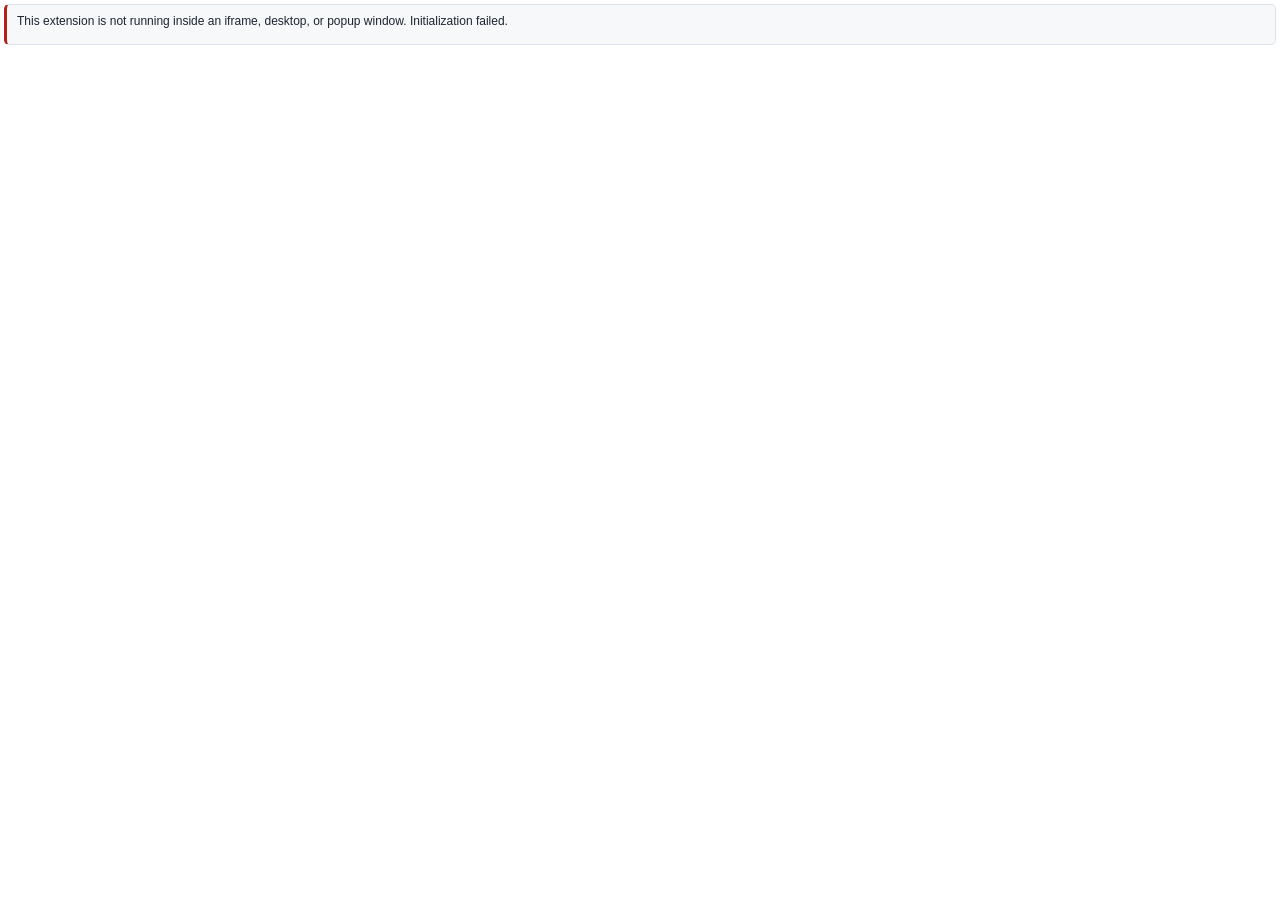
<file: index.html>
<!DOCTYPE html>
<html lang="en">
<head>
  <meta charset="utf-8">
  <meta name="viewport" content="width=device-width, initial-scale=1">
  <title>Date Range Picker</title>
  <link rel="stylesheet" href="css/styles.css">
</head>
<body>
  <!--
    Everything the dashboard zone holds. The bar is also the readout of the
    active range, so the range stays on screen without a separate worksheet.
    The calendar opens in a Tableau dialog; see picker.html.
  -->
  <div class="drp-bar" id="bar">
    <!-- Above the row, so it stays on top whether or not the row stacks. -->
    <span class="drp-bar__title" id="barTitle"></span>

    <div class="drp-bar__row" id="barRow">
      <select class="drp-bar__preset" id="barPreset" aria-label="Quick ranges"></select>

      <button class="drp-bar__open" type="button" id="barOpen">
        <span class="drp-bar__range" id="barRange">&mdash;</span>
      </button>

      <span class="drp-bar__status" id="barStatus"></span>
    </div>
  </div>

  <div class="drp-notice drp-notice--error" id="setupNotice" hidden>
    <p id="setupNoticeText"></p>
    <p><button class="drp-btn" type="button" id="setupConfigureBtn">Open configuration</button></p>
  </div>

  <script src="lib/tableau.extensions.1.latest.js"></script>
  <script src="js/dateutil.js"></script>
  <script src="js/presets.js"></script>
  <script src="js/barlayout.js"></script>
  <script src="js/tableau-bridge.js"></script>
  <script src="js/main.js"></script>
</body>
</html>
</file>
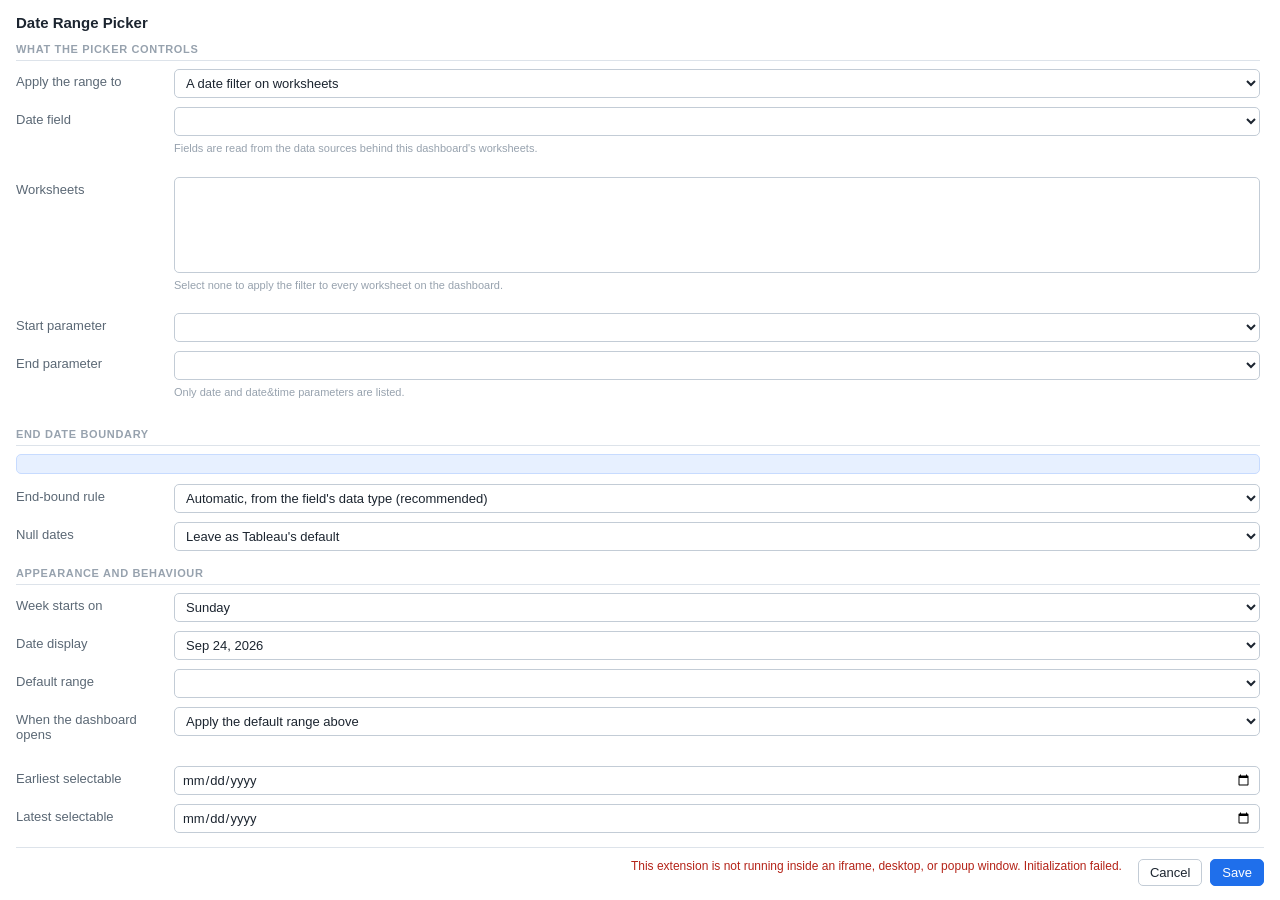
<file: configure.html>
<!DOCTYPE html>
<html lang="en">
<head>
  <meta charset="utf-8">
  <meta name="viewport" content="width=device-width, initial-scale=1">
  <title>Configure Date Range Picker</title>
  <link rel="stylesheet" href="css/styles.css">
</head>
<body>
  <div class="drp-dialog">
    <h1>Date Range Picker</h1>

    <div class="drp-dialog__scroll">

      <h2>What the picker controls</h2>

      <div class="drp-row">
        <label for="targetMode">Apply the range to</label>
        <select id="targetMode">
          <option value="filter">A date filter on worksheets</option>
          <option value="parameters">Two date parameters</option>
          <option value="both">Both a filter and parameters</option>
        </select>
      </div>

      <div class="drp-row" data-when="filter">
        <label for="fieldName">Date field</label>
        <select id="fieldName"></select>
        <p class="drp-hint" id="fieldHint">Fields are read from the data sources behind this dashboard's worksheets.</p>
      </div>

      <div class="drp-row" data-when="filter">
        <label for="worksheets">Worksheets</label>
        <select id="worksheets" multiple size="5"></select>
        <p class="drp-hint">Select none to apply the filter to every worksheet on the dashboard.</p>
      </div>

      <div class="drp-row" data-when="parameters">
        <label for="startParam">Start parameter</label>
        <select id="startParam"></select>
      </div>

      <div class="drp-row" data-when="parameters">
        <label for="endParam">End parameter</label>
        <select id="endParam"></select>
        <p class="drp-hint">Only date and date&amp;time parameters are listed.</p>
      </div>

      <h2>End date boundary</h2>

      <div class="drp-policy-callout" id="policyCallout"></div>

      <div class="drp-row">
        <label for="endPolicy">End-bound rule</label>
        <select id="endPolicy">
          <option value="auto">Automatic, from the field's data type (recommended)</option>
          <option value="midnight">End day at 00:00:00.000Z &mdash; pure date fields</option>
          <option value="endOfDay">End day at 23:59:59.999Z &mdash; date &amp; time fields</option>
        </select>
      </div>

      <div class="drp-row">
        <label for="nullOption">Null dates</label>
        <select id="nullOption">
          <option value="">Leave as Tableau's default</option>
          <option value="non-null">Exclude rows with a null date</option>
          <option value="all">Include rows with a null date</option>
        </select>
      </div>

      <h2>Appearance and behaviour</h2>

      <div class="drp-row">
        <label for="weekStart">Week starts on</label>
        <select id="weekStart">
          <option value="0">Sunday</option>
          <option value="1">Monday</option>
        </select>
      </div>

      <div class="drp-row">
        <label for="dateFormat">Date display</label>
        <select id="dateFormat">
          <option value="medium">Sep 24, 2026</option>
          <option value="long">September 24, 2026</option>
          <option value="iso">2026-09-24</option>
          <option value="us">9/24/2026</option>
          <option value="us-padded">09/24/2026</option>
          <option value="eu">24/09/2026</option>
        </select>
      </div>

      <div class="drp-row">
        <label for="defaultPreset">Default range</label>
        <select id="defaultPreset"></select>
      </div>

      <div class="drp-row">
        <label for="onLoad">When the dashboard opens</label>
        <select id="onLoad">
          <option value="default">Apply the default range above</option>
          <option value="last">Apply the range last used when the workbook was saved</option>
        </select>
        <p class="drp-hint" id="onLoadHint"></p>
      </div>

      <div class="drp-row">
        <label for="minDate">Earliest selectable</label>
        <input type="date" id="minDate">
      </div>

      <div class="drp-row">
        <label for="maxDate">Latest selectable</label>
        <input type="date" id="maxDate">
        <p class="drp-hint">Leave both blank for no limit.</p>
      </div>

      <div class="drp-row">
        <label for="accent">Accent colour</label>
        <input type="color" id="accent">
      </div>

      <div class="drp-row">
        <label class="drp-check"><input type="checkbox" id="showPresets"> Show the quick ranges dropdown on the dashboard bar</label>
        <label class="drp-check"><input type="checkbox" id="showDiagnostics"> Show the boundary diagnostics panel in the picker</label>
        <!-- Last in the group so it sits directly above the Title box it
             governs, rather than being separated from it by another option. -->
        <label class="drp-check"><input type="checkbox" id="showTitle"> Show a title above the dashboard bar</label>
      </div>

      <div class="drp-row">
        <label for="titleText">Title</label>
        <input type="text" id="titleText" maxlength="60">
        <p class="drp-hint">Leave blank to use the selected field name, so the title follows the field if you change it. The title needs about 18px of extra height in the dashboard zone.</p>
      </div>

    </div>

    <div class="drp-dialog__actions">
      <span class="drp-status" id="dialogStatus"></span>
      <span class="drp-footer__spacer"></span>
      <button class="drp-btn" type="button" id="cancelBtn">Cancel</button>
      <button class="drp-btn drp-btn--primary" type="button" id="saveBtn">Save</button>
    </div>
  </div>

  <script src="lib/tableau.extensions.1.latest.js"></script>
  <script src="js/dateutil.js"></script>
  <script src="js/presets.js"></script>
  <script src="js/tableau-bridge.js"></script>
  <script src="js/configure.js"></script>
</body>
</html>
</file>
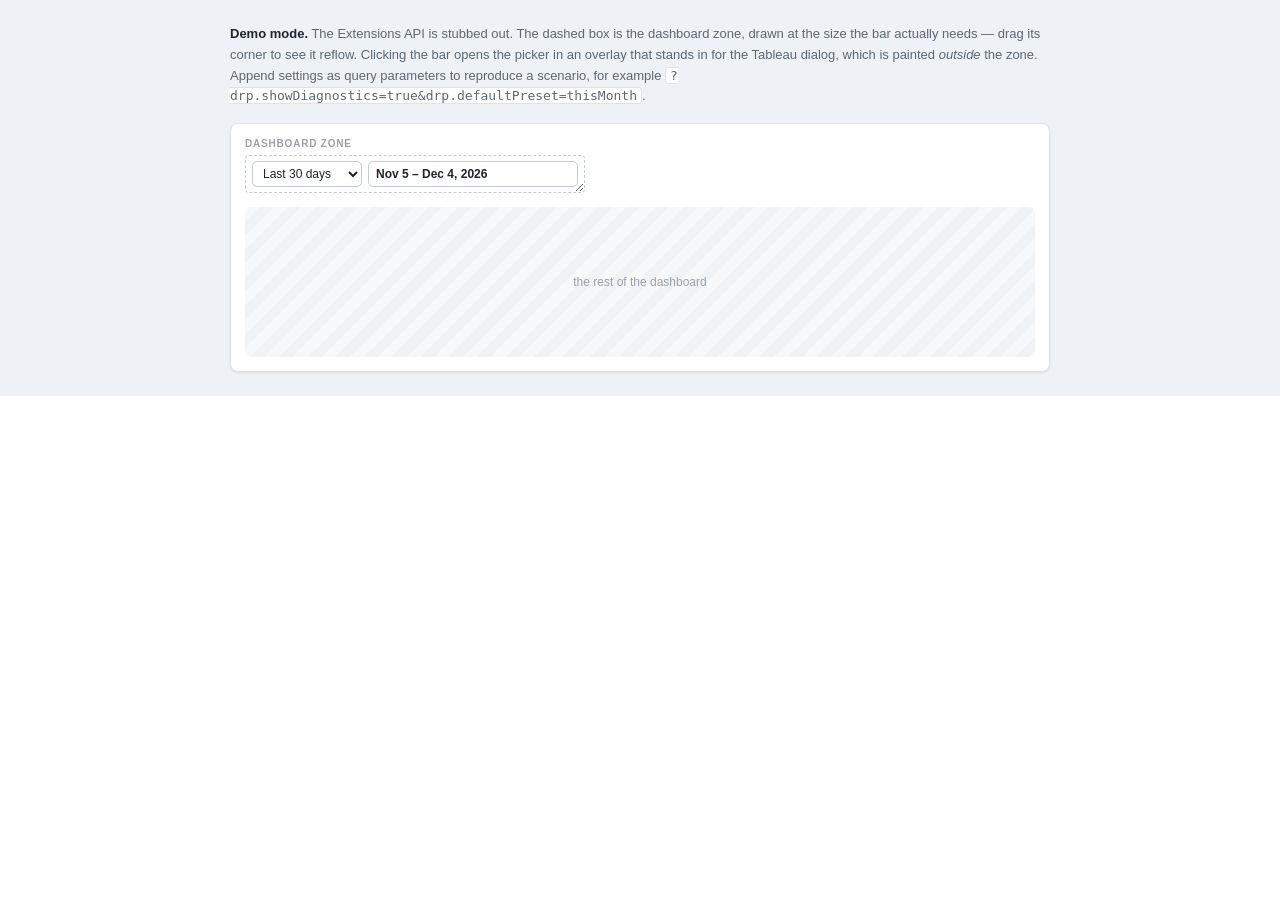
<file: demo.html>
<!DOCTYPE html>
<html lang="en">
<head>
  <meta charset="utf-8">
  <meta name="viewport" content="width=device-width, initial-scale=1">
  <title>Date Range Picker — demo</title>
  <link rel="stylesheet" href="css/styles.css">
  <style>
    body { background: #eef1f5; padding: 24px; height: auto; }
    .demo-note {
      max-width: 820px; margin: 0 auto 16px;
      font-family: var(--drp-font); font-size: 13px;
      color: var(--drp-ink-muted); line-height: 1.6;
    }
    .demo-note strong { color: var(--drp-ink); }
    .demo-note code {
      font-family: Consolas, Menlo, monospace; background: #fff;
      border: 1px solid var(--drp-border); border-radius: 3px; padding: 0 4px;
    }
    .demo-canvas {
      max-width: 820px; margin: 0 auto; background: #fff;
      border: 1px solid var(--drp-border); border-radius: 8px;
      box-shadow: 0 1px 3px rgba(16, 24, 40, 0.08); padding: 14px;
    }
    .demo-label {
      font-size: 10px; letter-spacing: 0.08em; text-transform: uppercase;
      color: var(--drp-ink-faint); font-weight: 600; margin-bottom: 6px;
      font-family: var(--drp-font);
    }
    /* The dashboard zone, at the size the bar actually needs. */
    .demo-zone {
      width: 340px; height: 38px; resize: both; overflow: hidden;
      border: 1px dashed var(--drp-border-strong); border-radius: 4px;
    }
    .demo-filler {
      margin-top: 14px; height: 150px; border-radius: 6px;
      background: repeating-linear-gradient(135deg, #f6f8fa, #f6f8fa 10px, #f0f3f6 10px, #f0f3f6 20px);
      display: flex; align-items: center; justify-content: center;
      color: var(--drp-ink-faint); font-family: var(--drp-font); font-size: 12px;
    }
    /* Stands in for the Tableau dialog, which is painted outside the zone. */
    .demo-overlay {
      position: fixed; inset: 0; background: rgba(16, 24, 40, 0.45);
      display: flex; align-items: center; justify-content: center; z-index: 50;
    }
    .demo-overlay[hidden] { display: none; }
    .demo-dialog {
      width: 540px; height: 318px; background: #fff; border-radius: 8px;
      box-shadow: 0 12px 32px rgba(16, 24, 40, 0.3); overflow: hidden;
    }
  </style>
</head>
<body>

  <p class="demo-note">
    <strong>Demo mode.</strong> The Extensions API is stubbed out. The dashed box is
    the dashboard zone, drawn at the size the bar actually needs &mdash; drag its
    corner to see it reflow. Clicking the bar opens the picker in an overlay that
    stands in for the Tableau dialog, which is painted <em>outside</em> the zone.
    Append settings as query parameters to reproduce a scenario, for example
    <code>?drp.showDiagnostics=true&amp;drp.defaultPreset=thisMonth</code>.
  </p>

  <div class="demo-canvas">
    <div class="demo-label">Dashboard zone</div>
    <div class="demo-zone">
      <div class="drp-bar" id="bar">
        <span class="drp-bar__title" id="barTitle"></span>
        <div class="drp-bar__row" id="barRow">
          <select class="drp-bar__preset" id="barPreset" aria-label="Quick ranges"></select>
          <button class="drp-bar__open" type="button" id="barOpen">
            <span class="drp-bar__range" id="barRange">&mdash;</span>
          </button>
          <span class="drp-bar__status" id="barStatus"></span>
        </div>
      </div>
    </div>

    <div class="drp-notice drp-notice--error" id="setupNotice" hidden>
      <p id="setupNoticeText"></p>
      <p><button class="drp-btn" type="button" id="setupConfigureBtn">Open configuration</button></p>
    </div>

    <div class="demo-filler">the rest of the dashboard</div>
  </div>

  <div class="demo-overlay" id="demoOverlay" hidden>
    <div class="demo-dialog"><div id="demoPicker"></div></div>
  </div>

  <script>
    window.DRP_DEMO = true;
    window.DRP_DEMO_SETTINGS = {
      'drp.detectedType': 'date-time',
      'drp.fieldName': 'Order Date',
      'drp.defaultPreset': 'last30'
    };

    // Any query parameter overrides a setting, so a scenario can be reproduced
    // from the address bar.
    new URLSearchParams(window.location.search).forEach(function (value, key) {
      window.DRP_DEMO_SETTINGS[key] = value;
    });

    /**
     * Stands in for Bridge.openPickerDialog. Resolves with the same JSON
     * payload shape the Tableau dialog returns, or '' when cancelled.
     */
    window.DRP_DEMO_OPEN = function (payload) {
      return new Promise(function (resolve) {
        var overlay = document.getElementById('demoOverlay');
        var host = document.getElementById('demoPicker');
        var raw = window.DRP_DEMO_SETTINGS;
        var incoming = JSON.parse(payload || '{}');
        var D = window.DRP.date;

        function finish(value) {
          overlay.hidden = true;
          host.innerHTML = '';
          resolve(value);
        }

        overlay.hidden = false;
        new window.DRP.Picker(host, {
          start: D.fromISO(incoming.start || ''),
          end: D.fromISO(incoming.end || ''),
          weekStart: raw['drp.weekStart'] === '1' ? 1 : 0,
          min: D.fromISO(raw['drp.minDate'] || ''),
          max: D.fromISO(raw['drp.maxDate'] || ''),
          dateFormat: raw['drp.dateFormat'] || 'medium',
          showPresets: raw['drp.showPresets'] !== 'false',
          diagnostics: raw['drp.showDiagnostics'] === 'true',
          endPolicy: raw['drp.endPolicy'] || 'auto',
          detectedType: raw['drp.detectedType'] || '',
          onCommit: function (range) {
            finish(JSON.stringify({
              start: D.toISO(range.start),
              end: D.toISO(range.end)
            }));
          },
          onCancel: function () { finish(''); }
        });
      });
    };
  </script>
  <script src="js/dateutil.js"></script>
  <script src="js/presets.js"></script>
  <script src="js/calendar.js"></script>
  <script src="js/picker.js"></script>
  <script src="js/barlayout.js"></script>
  <script src="js/tableau-bridge.js"></script>
  <script src="js/main.js"></script>
</body>
</html>
</file>
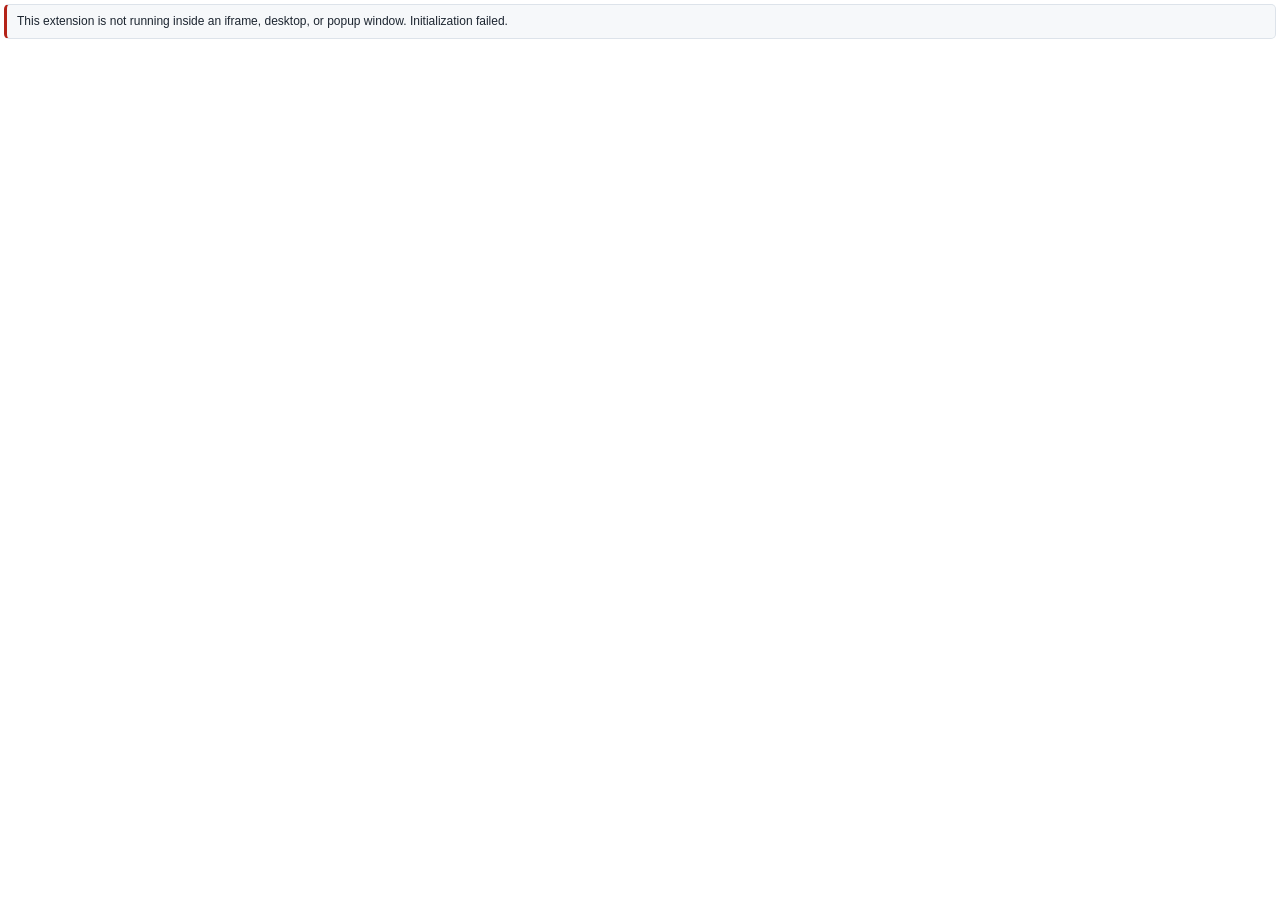
<file: picker.html>
<!DOCTYPE html>
<html lang="en">
<head>
  <meta charset="utf-8">
  <meta name="viewport" content="width=device-width, initial-scale=1">
  <title>Select a date range</title>
  <link rel="stylesheet" href="css/styles.css">
</head>
<body>
  <div id="picker"></div>
  <div class="drp-notice drp-notice--error" id="pickerError" hidden></div>

  <script src="lib/tableau.extensions.1.latest.js"></script>
  <script src="js/dateutil.js"></script>
  <script src="js/presets.js"></script>
  <script src="js/calendar.js"></script>
  <script src="js/picker.js"></script>
  <script src="js/tableau-bridge.js"></script>
  <script src="js/picker-dialog.js"></script>
</body>
</html>
</file>
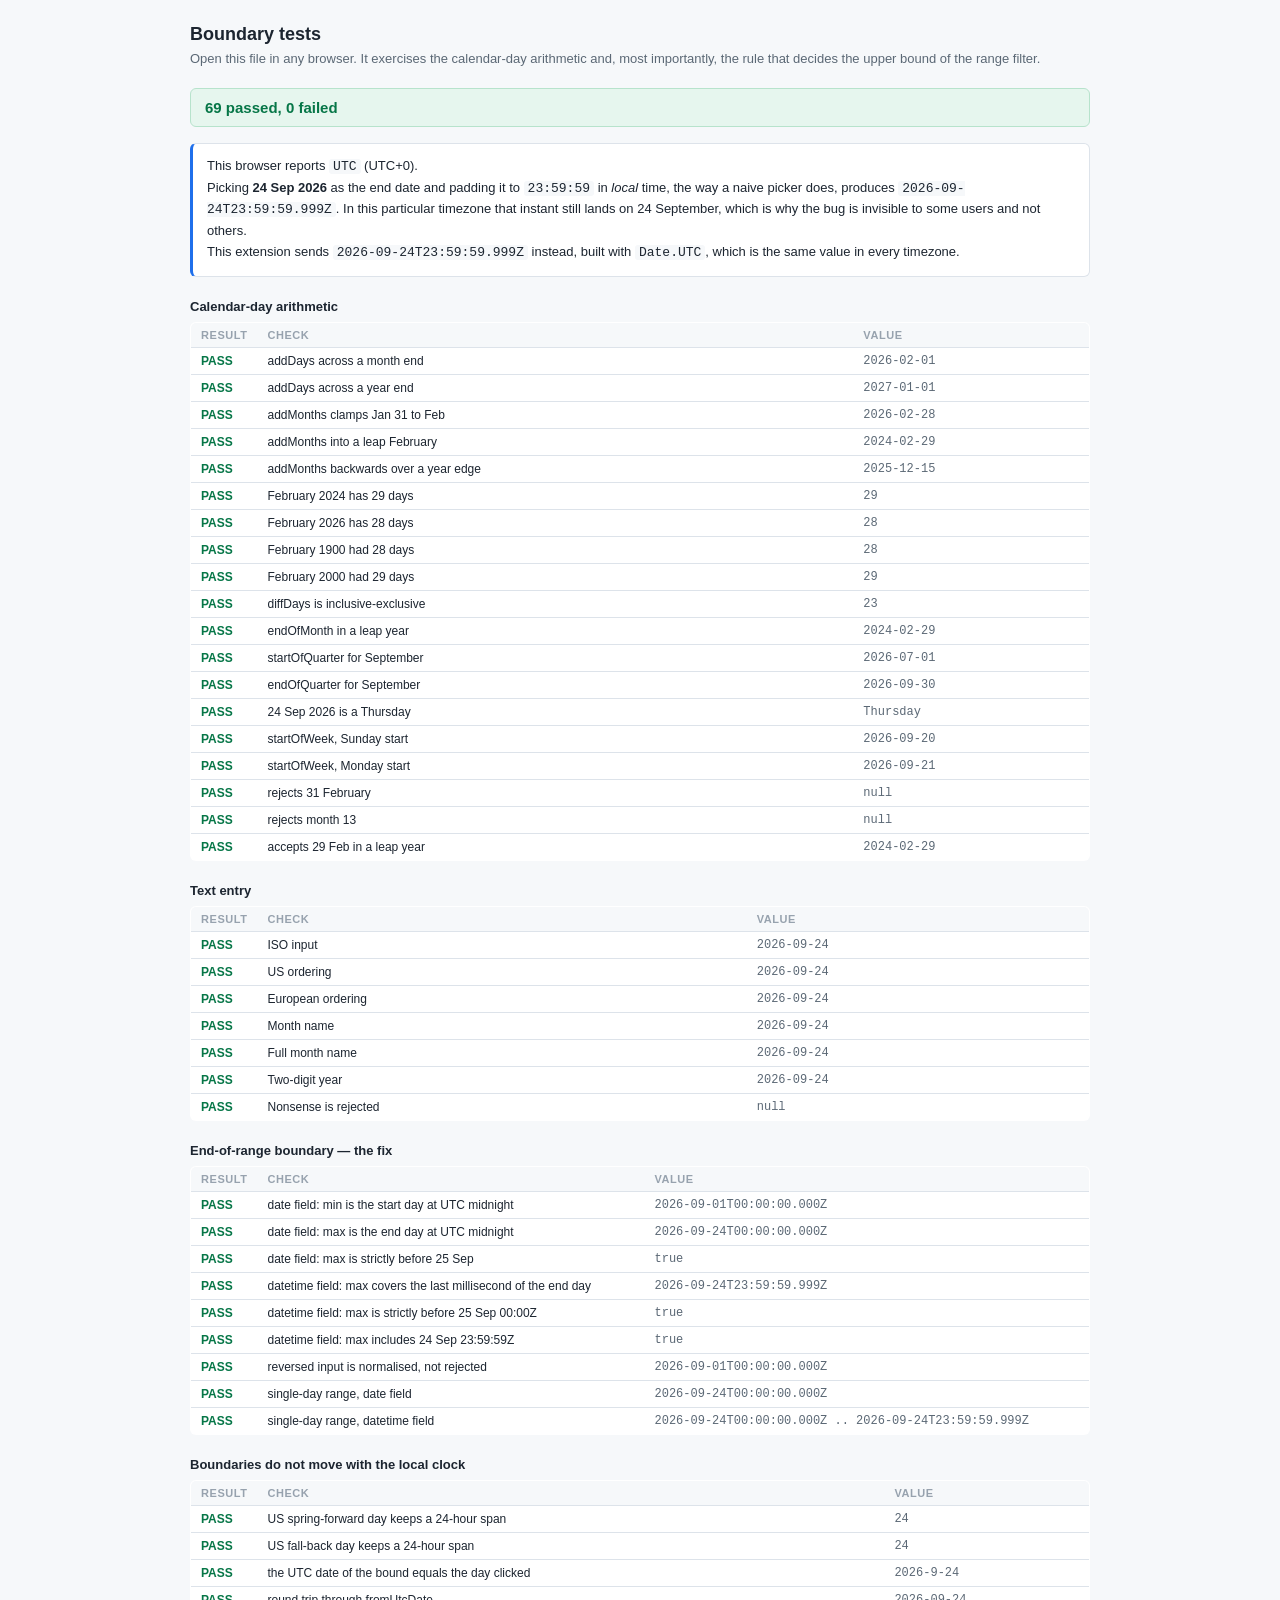
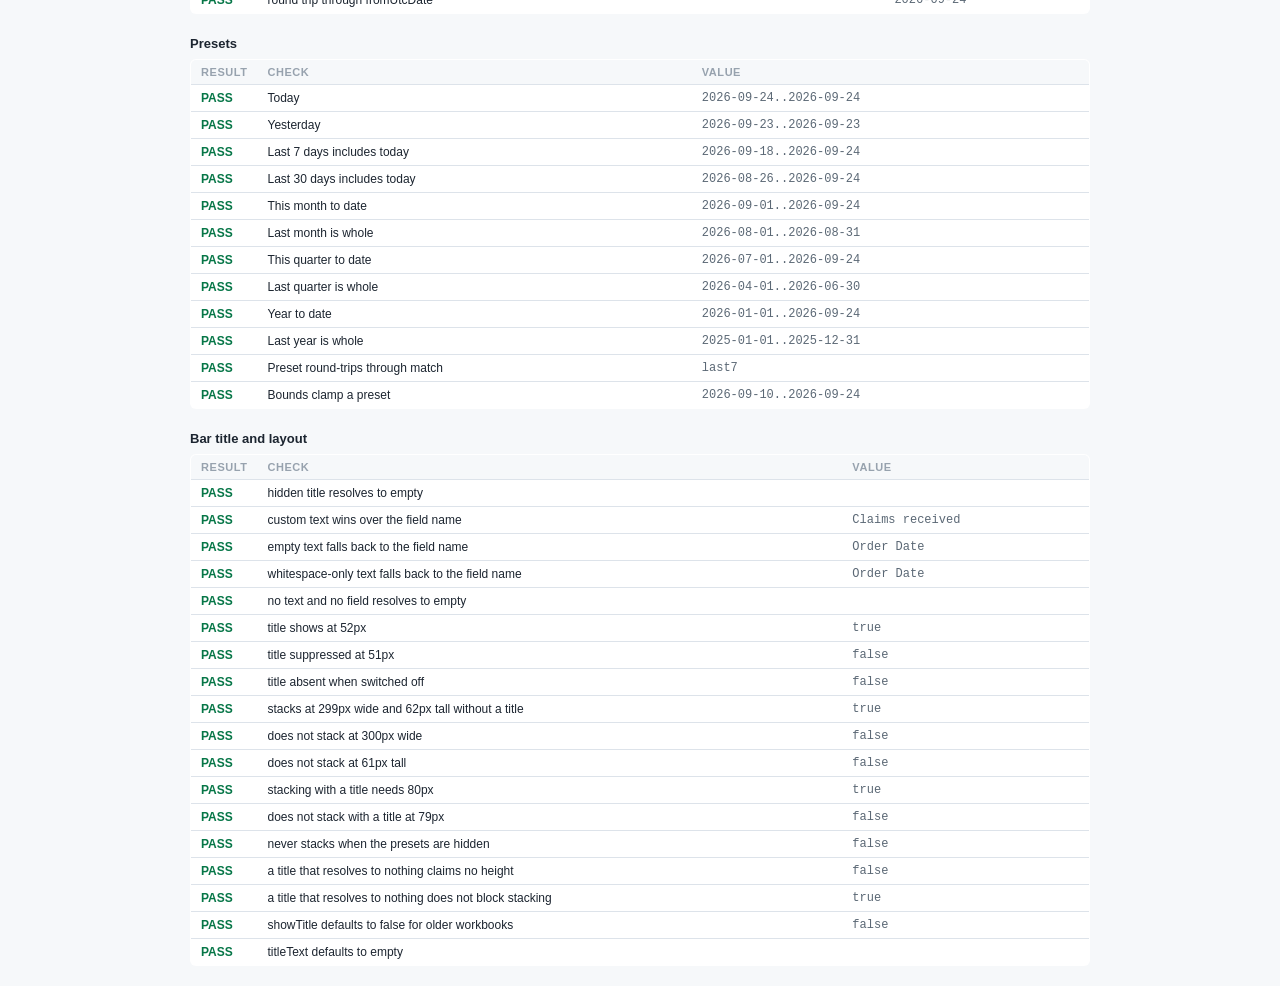
<file: tests.html>
<!DOCTYPE html>
<html lang="en">
<head>
  <meta charset="utf-8">
  <meta name="viewport" content="width=device-width, initial-scale=1">
  <title>Date Range Picker — boundary tests</title>
  <link rel="stylesheet" href="css/styles.css">
  <style>
    body { background: #f6f8fa; padding: 24px; height: auto; }
    main { max-width: 900px; margin: 0 auto; }
    h1 { font-size: 18px; margin: 0 0 4px; }
    .lede { color: var(--drp-ink-muted); margin: 0 0 18px; line-height: 1.6; }
    .tally {
      font-size: 15px; font-weight: 600; padding: 10px 14px; border-radius: 6px;
      margin-bottom: 16px;
    }
    .tally--pass { background: #e6f6ee; color: var(--drp-ok); border: 1px solid #b7e3cc; }
    .tally--fail { background: #fdeceb; color: var(--drp-danger); border: 1px solid #f3c2bf; }
    table { border-collapse: collapse; width: 100%; background: #fff;
            border: 1px solid var(--drp-border); border-radius: 6px; overflow: hidden; }
    th, td { text-align: left; padding: 6px 10px; border-bottom: 1px solid var(--drp-border);
             font-size: 12px; vertical-align: top; }
    th { background: var(--drp-surface-alt); font-size: 11px; text-transform: uppercase;
         letter-spacing: 0.05em; color: var(--drp-ink-faint); }
    tr:last-child td { border-bottom: 0; }
    td.res { width: 54px; font-weight: 700; }
    .pass { color: var(--drp-ok); }
    .fail { color: var(--drp-danger); }
    td.detail { font-family: Consolas, Menlo, monospace; color: var(--drp-ink-muted); }
    h2 { font-size: 13px; margin: 22px 0 8px; }
    .callout { background: #fff; border: 1px solid var(--drp-border);
               border-left: 3px solid var(--drp-accent); border-radius: 6px;
               padding: 12px 14px; margin-bottom: 18px; line-height: 1.6; font-size: 13px; }
    code { font-family: Consolas, Menlo, monospace; background: var(--drp-surface-alt);
           padding: 0 4px; border-radius: 3px; }
  </style>
</head>
<body>
<main>
  <h1>Boundary tests</h1>
  <p class="lede">
    Open this file in any browser. It exercises the calendar-day arithmetic and,
    most importantly, the rule that decides the upper bound of the range filter.
  </p>

  <div id="tally" class="tally">Running…</div>

  <div class="callout" id="tzCallout"></div>

  <div id="results"></div>
</main>

<script src="js/dateutil.js"></script>
<script src="js/presets.js"></script>
<script src="js/barlayout.js"></script>
<script src="js/tableau-bridge.js"></script>
<script>
(function () {
  'use strict';
  var D = window.DRP.date;
  var P = window.DRP.presets;

  var groups = [];
  var current = null;
  var passed = 0, failed = 0;

  function group(name) { current = { name: name, rows: [] }; groups.push(current); }

  function check(name, actual, expected) {
    var a = String(actual), e = String(expected);
    var ok = a === e;
    ok ? passed++ : failed++;
    current.rows.push({ name: name, ok: ok, actual: a, expected: e });
  }

  function iso(d) { return d.toISOString(); }

  /* ------------------------------------------------- calendar arithmetic */

  group('Calendar-day arithmetic');
  check('addDays across a month end', D.toISO(D.addDays(D.civil(2026, 1, 31), 1)), '2026-02-01');
  check('addDays across a year end', D.toISO(D.addDays(D.civil(2026, 12, 31), 1)), '2027-01-01');
  check('addMonths clamps Jan 31 to Feb', D.toISO(D.addMonths(D.civil(2026, 1, 31), 1)), '2026-02-28');
  check('addMonths into a leap February', D.toISO(D.addMonths(D.civil(2024, 1, 31), 1)), '2024-02-29');
  check('addMonths backwards over a year edge', D.toISO(D.addMonths(D.civil(2026, 1, 15), -1)), '2025-12-15');
  check('February 2024 has 29 days', D.daysInMonth(2024, 2), 29);
  check('February 2026 has 28 days', D.daysInMonth(2026, 2), 28);
  check('February 1900 had 28 days', D.daysInMonth(1900, 2), 28);
  check('February 2000 had 29 days', D.daysInMonth(2000, 2), 29);
  check('diffDays is inclusive-exclusive', D.diffDays(D.civil(2026, 9, 1), D.civil(2026, 9, 24)), 23);
  check('endOfMonth in a leap year', D.toISO(D.endOfMonth(D.civil(2024, 2, 5))), '2024-02-29');
  check('startOfQuarter for September', D.toISO(D.startOfQuarter(D.civil(2026, 9, 24))), '2026-07-01');
  check('endOfQuarter for September', D.toISO(D.endOfQuarter(D.civil(2026, 9, 24))), '2026-09-30');
  check('24 Sep 2026 is a Thursday', D.DAY_NAMES[D.dayOfWeek(D.civil(2026, 9, 24))], 'Thursday');
  check('startOfWeek, Sunday start', D.toISO(D.startOfWeek(D.civil(2026, 9, 24), 0)), '2026-09-20');
  check('startOfWeek, Monday start', D.toISO(D.startOfWeek(D.civil(2026, 9, 24), 1)), '2026-09-21');
  check('rejects 31 February', D.fromISO('2026-02-31'), 'null');
  check('rejects month 13', D.fromISO('2026-13-01'), 'null');
  check('accepts 29 Feb in a leap year', D.toISO(D.fromISO('2024-02-29')), '2024-02-29');

  group('Text entry');
  check('ISO input', D.toISO(D.parseFlexible('2026-09-24', 'iso')), '2026-09-24');
  check('US ordering', D.toISO(D.parseFlexible('9/24/2026', 'us')), '2026-09-24');
  check('European ordering', D.toISO(D.parseFlexible('24/09/2026', 'eu')), '2026-09-24');
  check('Month name', D.toISO(D.parseFlexible('Sep 24, 2026', 'medium')), '2026-09-24');
  check('Full month name', D.toISO(D.parseFlexible('24 September 2026', 'medium')), '2026-09-24');
  check('Two-digit year', D.toISO(D.parseFlexible('9/24/26', 'us')), '2026-09-24');
  check('Nonsense is rejected', D.parseFlexible('next tuesday', 'us'), 'null');

  /* -------------------------------------------------- the boundary rules */

  group('End-of-range boundary — the fix');
  var start = D.civil(2026, 9, 1);
  var end = D.civil(2026, 9, 24);

  var dateBounds = D.boundsFor(start, end, 'midnight');
  check('date field: min is the start day at UTC midnight',
    iso(dateBounds.min), '2026-09-01T00:00:00.000Z');
  check('date field: max is the end day at UTC midnight',
    iso(dateBounds.max), '2026-09-24T00:00:00.000Z');
  check('date field: max is strictly before 25 Sep',
    dateBounds.max.getTime() < Date.UTC(2026, 8, 25), 'true');

  var dtBounds = D.boundsFor(start, end, 'endOfDay');
  check('datetime field: max covers the last millisecond of the end day',
    iso(dtBounds.max), '2026-09-24T23:59:59.999Z');
  check('datetime field: max is strictly before 25 Sep 00:00Z',
    dtBounds.max.getTime() < Date.UTC(2026, 8, 25), 'true');
  check('datetime field: max includes 24 Sep 23:59:59Z',
    dtBounds.max.getTime() >= Date.UTC(2026, 8, 24, 23, 59, 59), 'true');

  check('reversed input is normalised, not rejected',
    iso(D.boundsFor(end, start, 'endOfDay').min), '2026-09-01T00:00:00.000Z');
  check('single-day range, date field',
    iso(D.boundsFor(end, end, 'midnight').max), '2026-09-24T00:00:00.000Z');
  check('single-day range, datetime field',
    iso(D.boundsFor(end, end, 'endOfDay').min) + ' .. ' + iso(D.boundsFor(end, end, 'endOfDay').max),
    '2026-09-24T00:00:00.000Z .. 2026-09-24T23:59:59.999Z');

  group('Boundaries do not move with the local clock');
  // Date.UTC ignores the host timezone entirely, so the UTC wall time of the
  // bound is fixed no matter where the workbook is opened.
  var b = D.boundsFor(D.civil(2026, 3, 8), D.civil(2026, 3, 8), 'endOfDay');
  check('US spring-forward day keeps a 24-hour span',
    Math.round((b.max.getTime() - b.min.getTime() + 1) / 3600000), 24);
  var b2 = D.boundsFor(D.civil(2026, 11, 1), D.civil(2026, 11, 1), 'endOfDay');
  check('US fall-back day keeps a 24-hour span',
    Math.round((b2.max.getTime() - b2.min.getTime() + 1) / 3600000), 24);
  check('the UTC date of the bound equals the day clicked',
    dtBounds.max.getUTCFullYear() + '-' + (dtBounds.max.getUTCMonth() + 1) + '-' + dtBounds.max.getUTCDate(),
    '2026-9-24');
  check('round trip through fromUtcDate',
    D.toISO(D.fromUtcDate(dtBounds.max)), '2026-09-24');

  group('Presets');
  var opts = { today: D.civil(2026, 9, 24), weekStart: 0 };
  function pr(id) { var r = P.resolve(id, opts); return D.toISO(r.start) + '..' + D.toISO(r.end); }
  check('Today', pr('today'), '2026-09-24..2026-09-24');
  check('Yesterday', pr('yesterday'), '2026-09-23..2026-09-23');
  check('Last 7 days includes today', pr('last7'), '2026-09-18..2026-09-24');
  check('Last 30 days includes today', pr('last30'), '2026-08-26..2026-09-24');
  check('This month to date', pr('thisMonth'), '2026-09-01..2026-09-24');
  check('Last month is whole', pr('lastMonth'), '2026-08-01..2026-08-31');
  check('This quarter to date', pr('thisQuarter'), '2026-07-01..2026-09-24');
  check('Last quarter is whole', pr('lastQuarter'), '2026-04-01..2026-06-30');
  check('Year to date', pr('ytd'), '2026-01-01..2026-09-24');
  check('Last year is whole', pr('lastYear'), '2025-01-01..2025-12-31');
  check('Preset round-trips through match',
    P.match(D.civil(2026, 9, 18), D.civil(2026, 9, 24), opts), 'last7');
  check('Bounds clamp a preset',
    (function () {
      var r = P.resolve('last30', { today: D.civil(2026, 9, 24), min: D.civil(2026, 9, 10) });
      return D.toISO(r.start) + '..' + D.toISO(r.end);
    })(), '2026-09-10..2026-09-24');

  /* ------------------------------------------------- bar title and layout */

  group('Bar title and layout');
  var B = window.DRP.barlayout;

  check('hidden title resolves to empty',
    B.titleFor({ showTitle: false, titleText: 'Order Date', fieldName: 'Order Date' }), '');
  check('custom text wins over the field name',
    B.titleFor({ showTitle: true, titleText: 'Claims received', fieldName: 'Rcv_Dt' }), 'Claims received');
  check('empty text falls back to the field name',
    B.titleFor({ showTitle: true, titleText: '', fieldName: 'Order Date' }), 'Order Date');
  check('whitespace-only text falls back to the field name',
    B.titleFor({ showTitle: true, titleText: '   ', fieldName: 'Order Date' }), 'Order Date');
  check('no text and no field resolves to empty',
    B.titleFor({ showTitle: true, titleText: '', fieldName: '' }), '');

  // fieldName is supplied so these pin the height rule; a case with nothing to
  // render is covered separately below.
  var withField = { showPresets: true, showTitle: true, titleText: '', fieldName: 'Order Date' };
  check('title shows at 52px', B.layoutFor(400, 52, withField).title, true);
  check('title suppressed at 51px', B.layoutFor(400, 51, withField).title, false);
  check('title absent when switched off',
    B.layoutFor(400, 200, { showPresets: true, showTitle: false, fieldName: 'Order Date' }).title, false);

  check('stacks at 299px wide and 62px tall without a title',
    B.layoutFor(299, 62, { showPresets: true, showTitle: false }).stacked, true);
  check('does not stack at 300px wide',
    B.layoutFor(300, 62, { showPresets: true, showTitle: false }).stacked, false);
  check('does not stack at 61px tall',
    B.layoutFor(299, 61, { showPresets: true, showTitle: false }).stacked, false);
  check('stacking with a title needs 80px',
    B.layoutFor(299, 80, withField).stacked, true);
  check('does not stack with a title at 79px',
    B.layoutFor(299, 79, withField).stacked, false);
  check('never stacks when the presets are hidden',
    B.layoutFor(299, 200, { showPresets: false, showTitle: true, fieldName: 'Order Date' }).stacked, false);

  // Parameters-only mode has no field name, so the title resolves to nothing
  // and must claim no height. Reserving 18px for an empty title raises the
  // stacking floor and clips the range readout instead.
  check('a title that resolves to nothing claims no height',
    B.layoutFor(299, 70, { showPresets: true, showTitle: true, titleText: '', fieldName: '' }).title, false);
  check('a title that resolves to nothing does not block stacking',
    B.layoutFor(299, 70, { showPresets: true, showTitle: true, titleText: '', fieldName: '' }).stacked, true);

  check('showTitle defaults to false for older workbooks',
    window.DRP.tableau.DEFAULTS['drp.showTitle'], 'false');
  check('titleText defaults to empty',
    window.DRP.tableau.DEFAULTS['drp.titleText'], '');

  /* ------------------------------------------------------------- render */

  var tally = document.getElementById('tally');
  tally.textContent = passed + ' passed, ' + failed + ' failed';
  tally.className = 'tally ' + (failed ? 'tally--fail' : 'tally--pass');

  var out = document.getElementById('results');
  groups.forEach(function (g) {
    var h = document.createElement('h2');
    h.textContent = g.name;
    out.appendChild(h);

    var table = document.createElement('table');
    table.innerHTML = '<tr><th>Result</th><th>Check</th><th>Value</th></tr>';
    g.rows.forEach(function (r) {
      var tr = document.createElement('tr');
      var detail = r.ok ? r.actual : 'got ' + r.actual + ' · expected ' + r.expected;
      tr.innerHTML =
        '<td class="res ' + (r.ok ? 'pass">PASS' : 'fail">FAIL') + '</td>' +
        '<td></td><td class="detail"></td>';
      tr.children[1].textContent = r.name;
      tr.children[2].textContent = detail;
      table.appendChild(tr);
    });
    out.appendChild(table);
  });

  /* --------------------------------- the naive approach, for comparison */

  var tz = '';
  try { tz = Intl.DateTimeFormat().resolvedOptions().timeZone; } catch (e) { tz = 'unknown'; }
  var offset = -new Date().getTimezoneOffset() / 60;

  // What a picker built on local-time Dates would send for the same click.
  var naiveEnd = new Date(2026, 8, 24, 23, 59, 59, 999);
  var leaks = naiveEnd.getTime() >= Date.UTC(2026, 8, 25);

  document.getElementById('tzCallout').innerHTML =
    'This browser reports <code>' + tz + '</code> (UTC' + (offset >= 0 ? '+' : '') + offset + ').<br>' +
    'Picking <strong>24 Sep 2026</strong> as the end date and padding it to ' +
    '<code>23:59:59</code> in <em>local</em> time, the way a naive picker does, ' +
    'produces <code>' + iso(naiveEnd) + '</code>. ' +
    (leaks
      ? '<strong>That instant is on 25 September in UTC, so Tableau pulls in the following day.</strong>'
      : 'In this particular timezone that instant still lands on 24 September, which is why the bug is invisible to some users and not others.') +
    '<br>This extension sends <code>' + iso(dtBounds.max) + '</code> instead, built with ' +
    '<code>Date.UTC</code>, which is the same value in every timezone.';
})();
</script>
</body>
</html>
</file>
<file: css/styles.css>
/*!
 * styles.css — shared by the dashboard bar, the picker dialog, the configure
 * dialog and the demo page.
 *
 * Layout model: the extension's dashboard zone holds only a compact bar. The
 * calendar lives in a Tableau dialog, which is sized by the extension and is
 * not confined to the zone. See README "Layout".
 */

:root {
  --drp-accent: #1f6feb;
  --drp-accent-soft: #e7f0ff;
  --drp-accent-edge: #c7dbff;
  --drp-ink: #1c2530;
  --drp-ink-muted: #5b6875;
  --drp-ink-faint: #97a2ae;
  --drp-surface: #ffffff;
  --drp-surface-alt: #f6f8fa;
  --drp-border: #dde3ea;
  --drp-border-strong: #c3ccd6;
  --drp-danger: #b42318;
  --drp-ok: #067647;
  --drp-radius: 5px;
  --drp-font: "Benton Sans", "Segoe UI", Roboto, Helvetica, Arial, sans-serif;
}

* { box-sizing: border-box; }

/* The layout sets display on most blocks, which would otherwise win over the
   user-agent rule for [hidden]. */
[hidden] { display: none !important; }

html, body {
  margin: 0;
  padding: 0;
  height: 100%;
  font-family: var(--drp-font);
  font-size: 13px;
  color: var(--drp-ink);
  background: var(--drp-surface);
  -webkit-font-smoothing: antialiased;
}

button, input, select {
  font-family: inherit;
  font-size: inherit;
}

button { cursor: pointer; }
button:disabled { cursor: default; }

/* ================================================================== bar ===
   The only thing that occupies dashboard space. It doubles as the readout of
   the active range, which is why it is never collapsed to an icon.
   ========================================================================= */

/* A column, so the optional title always sits above the controls. Only the
   row inside it stacks; keeping those two jobs in separate elements is what
   guarantees the title stays on top in both layouts. */
.drp-bar {
  display: flex;
  flex-direction: column;
  justify-content: center;
  gap: 4px;
  height: 100%;
  min-height: 0;
  padding: 4px 6px;
  overflow: hidden;
}

/* 11px rather than the range's 12px: it labels the readout, and must never
   compete with it for attention or for room. */
.drp-bar__title {
  flex: 0 0 auto;
  font-size: 11px;
  line-height: 14px;
  font-weight: 600;
  color: var(--drp-ink-muted);
  white-space: nowrap;
  overflow: hidden;
  text-overflow: ellipsis;
}

/* Same reason as .drp-bar__status:empty — an element with nothing to say
   claims no height, so a workbook with no field name keeps its old size. */
.drp-bar__title:empty { display: none; }

.drp-bar__row {
  flex: 0 0 auto;
  display: flex;
  align-items: center;
  gap: 6px;
  min-height: 0;
}

.drp-bar__preset {
  /* A select takes its intrinsic width from its widest option, so a long
     preset name would quietly steal space from the range readout. Capping it
     costs nothing: the dropdown still shows every label in full when open. */
  flex: 0 1 auto;
  min-width: 68px;
  max-width: 110px;
  border: 1px solid var(--drp-border-strong);
  border-radius: var(--drp-radius);
  background: var(--drp-surface);
  color: var(--drp-ink);
  padding: 4px 6px;
  height: 26px;
  font-size: 12px;  /* matches the range readout beside it */
}

.drp-bar__preset:focus-visible {
  outline: 2px solid var(--drp-accent);
  outline-offset: -1px;
}

.drp-bar__open {
  /* The range readout outranks everything else on the bar, so it keeps a
     floor while the dropdown and status beside it shrink first. 151px is the
     worst case measured: 137px for a range spanning two years at 12px, plus
     14px of padding, 2px of border (box-sizing is border-box) and 2px spare
     for sub-pixel rounding. */
  flex: 1 1 auto;
  min-width: 155px;
  display: flex;
  align-items: center;
  gap: 6px;
  height: 26px;
  padding: 0 7px;
  border: 1px solid var(--drp-border-strong);
  border-radius: var(--drp-radius);
  background: var(--drp-surface);
  color: var(--drp-ink);
  text-align: left;
}

.drp-bar__open:hover:not(:disabled) {
  border-color: var(--drp-accent);
  background: var(--drp-accent-soft);
}

.drp-bar__open:focus-visible {
  outline: 2px solid var(--drp-accent);
  outline-offset: 1px;
}

/* 12px, not the 13px body size. The widest string the bar must hold is a range
   spanning two years — "Nov 1, 2025 – Jan 3, 2026" — where the year cannot be
   collapsed. Measured: 126px at 11px, 137px at 12px, 149px at 13px. Dropping
   the caret freed 15px, which buys the step from 11px to 12px and leaves 4px
   over, so 12px costs less room than 11px did with a caret. 13px does not fit. */
.drp-bar__range {
  flex: 1 1 auto;
  min-width: 0;
  overflow: hidden;
  text-overflow: ellipsis;
  white-space: nowrap;
  font-size: 12px;
  font-weight: 600;
}

/* Stack onto two lines in a zone too narrow for one. Applied to the row, not
   the bar, so the title above it is unaffected. */
.drp-bar__row--stacked {
  flex-direction: column;
  align-items: stretch;
  gap: 4px;
}

.drp-bar__row--stacked .drp-bar__preset { max-width: none; }

.drp-bar__status {
  flex: 0 1 auto;
  min-width: 0;
  max-width: 38%;
  font-size: 11px;
  color: var(--drp-ink-muted);
  white-space: nowrap;
  overflow: hidden;
  text-overflow: ellipsis;
}

/* Usually empty. Claiming no width when it is keeps the range text intact. */
.drp-bar__status:empty { display: none; }

.drp-bar__status--error { color: var(--drp-danger); }

/* =============================================================== picker ===
   Mounted inside the Tableau dialog, and inside an overlay on the demo page.
   ========================================================================= */

.drp-picker {
  display: flex;
  flex-direction: column;
  height: 100%;
  min-height: 0;
  gap: 6px;
  padding: 8px 10px;
  background: var(--drp-surface);
}

/* The header is the summary: the two dates are the editable fields, so there
   is no separate labelled input row. */
.drp-picker__head {
  display: flex;
  align-items: center;
  gap: 6px;
  flex: 0 0 auto;
  flex-wrap: wrap;
}

.drp-picker__preset {
  flex: 0 0 auto;
  max-width: 160px;
  border: 1px solid var(--drp-border-strong);
  border-radius: var(--drp-radius);
  background: var(--drp-surface);
  color: var(--drp-ink);
  padding: 4px 6px;
  height: 28px;
}

.drp-picker__dates {
  display: flex;
  align-items: center;
  gap: 4px;
  flex: 0 0 auto;
}

.drp-picker__date {
  width: 108px;
  height: 28px;
  border: 1px solid transparent;
  border-radius: var(--drp-radius);
  background: var(--drp-surface-alt);
  color: var(--drp-ink);
  font-weight: 600;
  padding: 0 7px;
}

.drp-picker__date:hover { border-color: var(--drp-border-strong); }

.drp-picker__date:focus {
  outline: 2px solid var(--drp-accent);
  outline-offset: -1px;
  background: var(--drp-surface);
}

.drp-picker__date--active {
  background: var(--drp-accent-soft);
  box-shadow: inset 0 0 0 1px var(--drp-accent-edge);
}

.drp-picker__date--invalid {
  background: #fff5f4;
  box-shadow: inset 0 0 0 1px var(--drp-danger);
}

.drp-picker__arrow { color: var(--drp-ink-faint); }

.drp-picker__count {
  color: var(--drp-ink-muted);
  font-size: 12px;
  margin-left: auto;
}

.drp-picker__cal {
  flex: 1 1 auto;
  min-height: 0;
  display: flex;
  /* Top-aligned, never centred. The row count varies between five and six as
     the user pages; centring would move the calendar's top edge each time,
     taking the navigation arrows with it. Anchoring the top means the grid
     only ever grows downward and the arrows stay put. */
  align-items: flex-start;
  justify-content: center;
}

.drp-picker__foot {
  display: flex;
  align-items: center;
  gap: 8px;
  flex: 0 0 auto;
  border-top: 1px solid var(--drp-border);
  padding-top: 6px;
}

.drp-picker__hint {
  font-size: 11px;
  color: var(--drp-ink-muted);
  margin-right: auto;
}

/* ============================================================= calendar ===
   Unchanged in behaviour; only the spacing is tighter than before.
   ========================================================================= */

.drp-cal { min-width: 0; width: 100%; }

.drp-cal__nav {
  display: flex;
  align-items: flex-start;
  gap: 2px;
}

.drp-cal__navbtn {
  flex: 0 0 auto;
  border: 1px solid transparent;
  background: transparent;
  border-radius: var(--drp-radius);
  width: 24px;
  height: 24px;
  line-height: 1;
  font-size: 17px;
  color: var(--drp-ink-muted);
  margin-top: 1px;
  padding: 0;
}

.drp-cal__navbtn:hover:not(:disabled) {
  background: var(--drp-surface-alt);
  border-color: var(--drp-border);
  color: var(--drp-ink);
}

.drp-cal__navbtn:disabled { color: var(--drp-border-strong); }

.drp-cal__months {
  display: flex;
  gap: 14px;
  flex: 1 1 auto;
  justify-content: center;
  min-width: 0;
}

.drp-cal__month { flex: 1 1 0; min-width: 0; max-width: 224px; }

.drp-cal__caption {
  text-align: center;
  font-weight: 600;
  font-size: 12px;
  padding: 1px 0 5px;
}

.drp-cal__weekdays,
.drp-cal__grid {
  display: grid;
  grid-template-columns: repeat(7, 1fr);
  gap: 1px;
}

.drp-cal__weekday {
  text-align: center;
  font-size: 10px;
  font-weight: 600;
  letter-spacing: 0.04em;
  text-transform: uppercase;
  color: var(--drp-ink-faint);
  padding-bottom: 3px;
  text-decoration: none;
  border: 0;
}

.drp-day {
  position: relative;
  border: 0;
  background: transparent;
  color: var(--drp-ink);
  font-size: 12px;
  line-height: 1;
  /* A measured row height. The host sets --drp-day-h from the space actually
     left over, so every week row fits whatever surface the picker is in. */
  height: var(--drp-day-h, 26px);
  padding: 0;
  border-radius: var(--drp-radius);
  display: flex;
  align-items: center;
  justify-content: center;
}

.drp-day:hover:not(:disabled) {
  box-shadow: inset 0 0 0 1px var(--drp-accent);
}

.drp-day:focus-visible {
  outline: 2px solid var(--drp-accent);
  outline-offset: 1px;
  z-index: 2;
}

.drp-day--outside { visibility: hidden; }

.drp-day--blocked {
  color: var(--drp-ink-faint);
  text-decoration: line-through;
  opacity: 0.55;
}

.drp-day--today { font-weight: 700; }

.drp-day--today::after {
  content: "";
  position: absolute;
  bottom: 2px;
  left: 50%;
  transform: translateX(-50%);
  width: 3px;
  height: 3px;
  border-radius: 50%;
  background: currentColor;
}

/* The connected bar: endpoints are solid, the span between them is tinted and
   squared off so the run reads as one continuous selection. */
.drp-day--in-range {
  background: var(--drp-accent-soft);
  border-radius: 0;
}

.drp-day--range-start {
  border-top-left-radius: 999px;
  border-bottom-left-radius: 999px;
}

.drp-day--range-end {
  border-top-right-radius: 999px;
  border-bottom-right-radius: 999px;
}

.drp-day--endpoint {
  background: var(--drp-accent);
  color: #fff;
  font-weight: 700;
  border-radius: 999px;
}

.drp-day--endpoint::after { background: #fff; }

.drp-day--range-single { border-radius: 999px; }

/* ============================================================== buttons ===*/

.drp-btn {
  border: 1px solid var(--drp-border-strong);
  background: var(--drp-surface);
  color: var(--drp-ink);
  border-radius: var(--drp-radius);
  padding: 5px 11px;
  font-weight: 500;
}

.drp-btn:hover:not(:disabled) { background: var(--drp-surface-alt); }
.drp-btn:disabled { opacity: 0.5; }

.drp-btn--primary {
  background: var(--drp-accent);
  border-color: var(--drp-accent);
  color: #fff;
}

.drp-btn--primary:hover:not(:disabled) { filter: brightness(0.93); }

.drp-btn--ghost {
  border-color: transparent;
  color: var(--drp-ink-muted);
}

.drp-btn--ghost:hover:not(:disabled) {
  background: var(--drp-surface-alt);
  color: var(--drp-ink);
}

/* ========================================================= status panes ===*/

.drp-status {
  font-size: 12px;
  color: var(--drp-ink-muted);
  min-height: 15px;
}

.drp-status--error { color: var(--drp-danger); }
.drp-status--ok { color: var(--drp-ok); }

.drp-diagnostics {
  flex: 0 0 auto;
  max-height: 104px;
  overflow: auto;
  border: 1px solid var(--drp-border);
  border-radius: var(--drp-radius);
  background: var(--drp-surface-alt);
  padding: 6px 8px;
  font-size: 11px;
  line-height: 1.5;
  color: var(--drp-ink-muted);
}

.drp-diagnostics dl {
  margin: 0;
  display: grid;
  grid-template-columns: max-content 1fr;
  gap: 1px 10px;
}

.drp-diagnostics dt { font-weight: 600; color: var(--drp-ink); }
.drp-diagnostics dd { margin: 0; font-family: Consolas, "SF Mono", Menlo, monospace; }

.drp-notice {
  border: 1px solid var(--drp-border);
  border-left: 3px solid var(--drp-accent);
  border-radius: var(--drp-radius);
  background: var(--drp-surface-alt);
  padding: 8px 10px;
  font-size: 12px;
  line-height: 1.45;
  margin: 4px;
}

.drp-notice--error { border-left-color: var(--drp-danger); }

.drp-notice p { margin: 0 0 6px; }
.drp-notice p:last-child { margin-bottom: 0; }

/* =============================================== configure dialog chrome ===*/

.drp-dialog {
  display: flex;
  flex-direction: column;
  height: 100%;
  padding: 14px 16px;
  gap: 12px;
  background: var(--drp-surface);
}

.drp-dialog__scroll {
  flex: 1 1 auto;
  overflow-y: auto;
  min-height: 0;
  padding-right: 4px;
}

.drp-dialog h1 { font-size: 15px; margin: 0; }

.drp-dialog h2 {
  font-size: 11px;
  font-weight: 600;
  letter-spacing: 0.06em;
  text-transform: uppercase;
  color: var(--drp-ink-faint);
  margin: 16px 0 8px;
  padding-bottom: 5px;
  border-bottom: 1px solid var(--drp-border);
}

.drp-dialog h2:first-of-type { margin-top: 0; }

.drp-row {
  display: grid;
  grid-template-columns: 148px 1fr;
  align-items: start;
  gap: 8px 10px;
  margin-bottom: 9px;
}

.drp-row > label { padding-top: 5px; color: var(--drp-ink-muted); }

.drp-row select,
.drp-row input[type="text"],
.drp-row input[type="date"],
.drp-row input[type="color"] {
  font: inherit;
  width: 100%;
  border: 1px solid var(--drp-border-strong);
  border-radius: var(--drp-radius);
  padding: 5px 7px;
  background: var(--drp-surface);
  color: var(--drp-ink);
}

.drp-row input[type="color"] { padding: 2px; height: 28px; }
.drp-row select[multiple] { height: 96px; }

.drp-hint {
  grid-column: 2;
  font-size: 11px;
  color: var(--drp-ink-faint);
  line-height: 1.5;
  margin-top: -4px;
}

.drp-check {
  display: flex;
  align-items: center;
  gap: 7px;
  margin: 0 0 8px;
  grid-column: 1 / -1;
}

.drp-dialog__actions {
  display: flex;
  gap: 8px;
  justify-content: flex-end;
  border-top: 1px solid var(--drp-border);
  padding-top: 11px;
}

.drp-dialog__actions .drp-spacer { margin-right: auto; }

.drp-policy-callout {
  background: var(--drp-accent-soft);
  border: 1px solid var(--drp-accent-edge);
  border-radius: var(--drp-radius);
  padding: 9px 11px;
  font-size: 11px;
  line-height: 1.55;
  color: var(--drp-ink);
  margin: 6px 0 10px;
}

.drp-policy-callout code {
  font-family: Consolas, "SF Mono", Menlo, monospace;
  background: rgba(255, 255, 255, 0.7);
  padding: 0 3px;
  border-radius: 3px;
}
</file>
